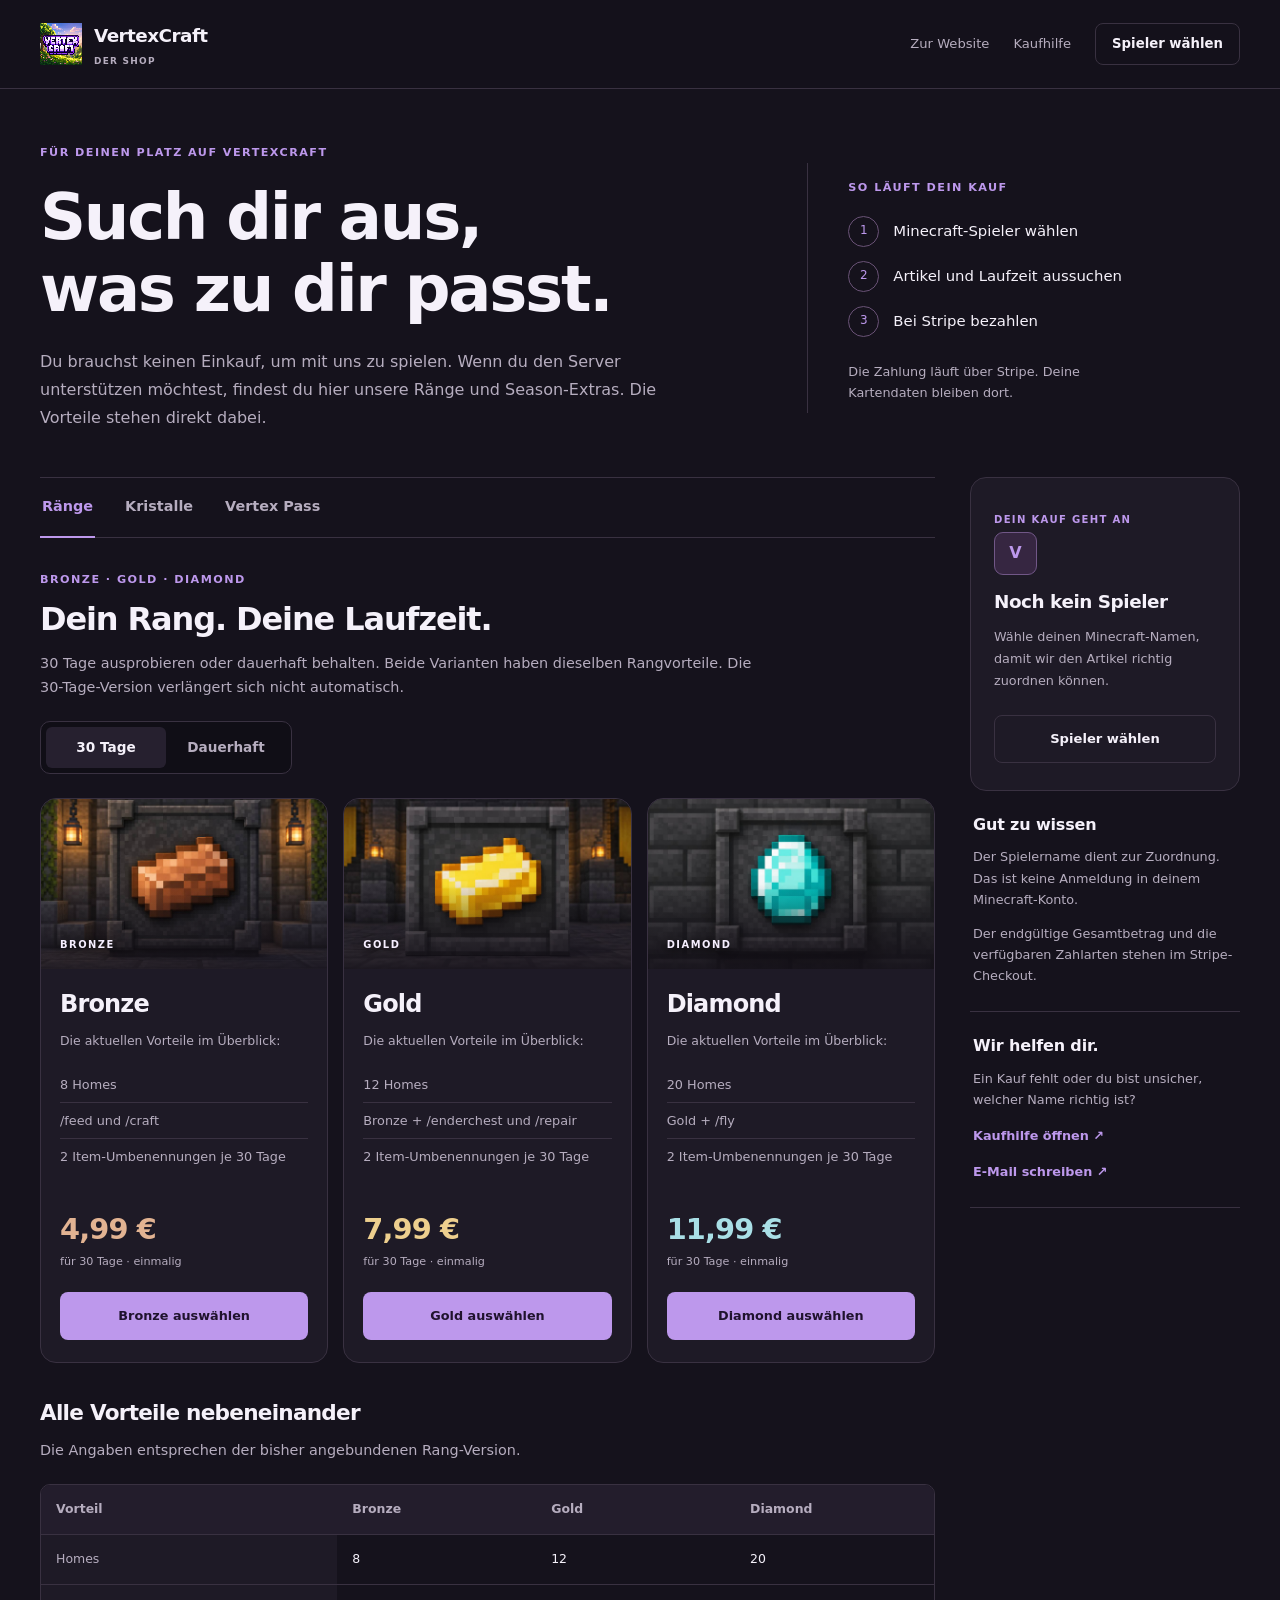
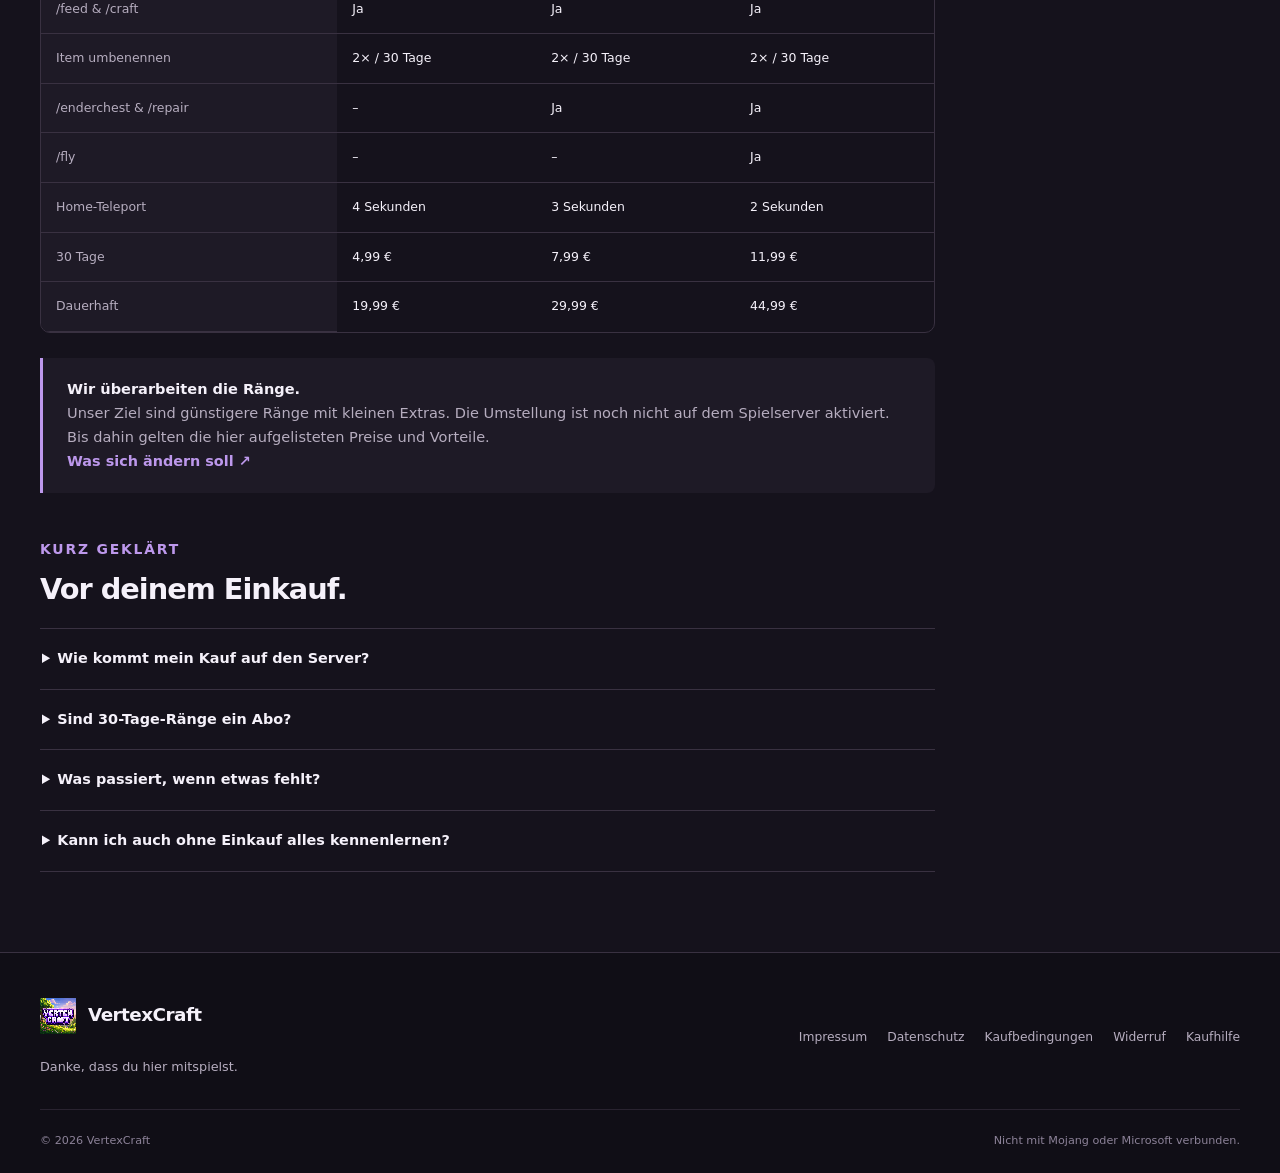
<file: index.html>
<!doctype html><html lang="de"><head><meta charset="utf-8"><meta name="viewport" content="width=device-width,initial-scale=1"><meta name="description" content="Der offizielle VertexCraft-Shop. Vergleiche Ränge, Laufzeiten und Preise. Bezahle über Stripe und wähle deinen Minecraft-Spielernamen."><meta name="theme-color" content="#15121c"><meta name="referrer" content="strict-origin-when-cross-origin"><meta http-equiv="Content-Security-Policy" content="default-src 'self'; base-uri 'none'; object-src 'none'; script-src 'self'; style-src 'self' 'unsafe-inline'; img-src 'self' data:; connect-src 'self' https://vertexcraft-api.vertexcrafts1.workers.dev; font-src 'self'; frame-src 'none'; form-action 'self'; upgrade-insecure-requests"><title>Der Shop · VertexCraft</title><link rel="icon" href="assets/logo.png"><link rel="stylesheet" href="vertex.css?v=20261002"><link rel="stylesheet" href="shop.css?v=20261002"></head><body><a class="skip-link" href="#main">Zum Inhalt</a><header class="site-header"><div class="container header-row"><a class="brand" href="https://web.play-vertex.com"><img src="assets/logo.png" alt="" width="42" height="42"><span>VertexCraft<small>DER SHOP</small></span></a><nav class="shop-nav" aria-label="Shop-Navigation"><a href="https://web.play-vertex.com">Zur Website</a><a href="hilfe.html">Kaufhilfe</a><button class="button secondary small" id="loginButton">Spieler wählen</button><button class="button secondary small" id="accountButton" hidden>Spieler wechseln</button></nav></div></header><main id="main"><section class="container shop-intro"><div><p class="eyebrow">FÜR DEINEN PLATZ AUF VERTEXCRAFT</p><h1>Such dir aus,<br>was zu dir passt.</h1><p class="lead">Du brauchst keinen Einkauf, um mit uns zu spielen. Wenn du den Server unterstützen möchtest, findest du hier unsere Ränge und Season-Extras. Die Vorteile stehen direkt dabei.</p></div><aside class="checkout-note"><span class="eyebrow">SO LÄUFT DEIN KAUF</span><ol><li>Minecraft-Spieler wählen</li><li>Artikel und Laufzeit aussuchen</li><li>Bei Stripe bezahlen</li></ol><p>Die Zahlung läuft über Stripe. Deine Kartendaten bleiben dort.</p></aside></section><div class="container return-notice notice" id="successBox" role="status" hidden></div><div class="container shop-layout"><section class="shop-content"><nav class="shop-tabs" aria-label="Shop-Kategorien"><a class="active" href="#ranks" data-tab="ranks" aria-current="true">Ränge</a><a href="#currency" data-tab="currency">Kristalle</a><a href="#battlepass" data-tab="battlepass">Vertex Pass</a></nav><section data-panel="ranks" id="ranks"><div class="shop-section-heading"><p class="eyebrow">BRONZE · GOLD · DIAMOND</p><h2>Dein Rang. Deine Laufzeit.</h2><p>30 Tage ausprobieren oder dauerhaft behalten. Beide Varianten haben dieselben Rangvorteile. Die 30-Tage-Version verlängert sich nicht automatisch.</p></div><div class="duration-control" aria-label="Laufzeit"><button data-duration="30d" class="active" aria-pressed="true">30 Tage</button><button data-duration="permanent" aria-pressed="false">Dauerhaft</button></div><div class="products"><article class="product rank-bronze"><div class="product-art"><img src="assets/rank-bronze.jpg" alt="" width="400" height="220" loading="lazy"><span>BRONZE</span></div><div class="product-body"><h3>Bronze</h3><p class="product-description">Die aktuellen Vorteile im Überblick:</p><ul class="product-features"><li>8 Homes</li><li>/feed und /craft</li><li>2 Item-Umbenennungen je 30 Tage</li></ul><div class="product-price"><strong data-rank-price="bronze" data-30d="4,99 €" data-permanent="19,99 €">4,99 €</strong><span data-rank-term>für 30 Tage · einmalig</span></div><button class="button buy-btn" data-rank="bronze" data-product="bronze-30d" data-url="https://buy.stripe.com/fZueV5dOtbp8eiUa9IdMI0k">Bronze auswählen</button></div></article><article class="product rank-gold"><div class="product-art"><img src="assets/rank-gold.jpg" alt="" width="400" height="220" loading="lazy"><span>GOLD</span></div><div class="product-body"><h3>Gold</h3><p class="product-description">Die aktuellen Vorteile im Überblick:</p><ul class="product-features"><li>12 Homes</li><li>Bronze + /enderchest und /repair</li><li>2 Item-Umbenennungen je 30 Tage</li></ul><div class="product-price"><strong data-rank-price="gold" data-30d="7,99 €" data-permanent="29,99 €">7,99 €</strong><span data-rank-term>für 30 Tage · einmalig</span></div><button class="button buy-btn" data-rank="gold" data-product="gold-30d" data-url="https://buy.stripe.com/5kQfZ98u978S1w81DcdMI0l">Gold auswählen</button></div></article><article class="product rank-diamond"><div class="product-art"><img src="assets/rank-diamond.jpg" alt="" width="400" height="220" loading="lazy"><span>DIAMOND</span></div><div class="product-body"><h3>Diamond</h3><p class="product-description">Die aktuellen Vorteile im Überblick:</p><ul class="product-features"><li>20 Homes</li><li>Gold + /fly</li><li>2 Item-Umbenennungen je 30 Tage</li></ul><div class="product-price"><strong data-rank-price="diamond" data-30d="11,99 €" data-permanent="44,99 €">11,99 €</strong><span data-rank-term>für 30 Tage · einmalig</span></div><button class="button buy-btn" data-rank="diamond" data-product="diamond-30d" data-url="https://buy.stripe.com/bJe9ALfWB0KucaMa9IdMI0m">Diamond auswählen</button></div></article></div><section class="rank-comparison"><div class="shop-section-heading"><h3>Alle Vorteile nebeneinander</h3><p>Die Angaben entsprechen der bisher angebundenen Rang-Version.</p></div><div class="table-wrap" tabindex="0" aria-label="Rangvorteile vergleichen"><table><caption class="sr-only">Aktuelle Rangvorteile</caption><thead><tr><th>Vorteil</th><th>Bronze</th><th>Gold</th><th>Diamond</th></tr></thead><tbody><tr><th>Homes</th><td>8</td><td>12</td><td>20</td></tr><tr><th>/feed & /craft</th><td>Ja</td><td>Ja</td><td>Ja</td></tr><tr><th>Item umbenennen</th><td>2× / 30 Tage</td><td>2× / 30 Tage</td><td>2× / 30 Tage</td></tr><tr><th>/enderchest & /repair</th><td>–</td><td>Ja</td><td>Ja</td></tr><tr><th>/fly</th><td>–</td><td>–</td><td>Ja</td></tr><tr><th>Home-Teleport</th><td>4 Sekunden</td><td>3 Sekunden</td><td>2 Sekunden</td></tr><tr><th>30 Tage</th><td>4,99 €</td><td>7,99 €</td><td>11,99 €</td></tr><tr><th>Dauerhaft</th><td>19,99 €</td><td>29,99 €</td><td>44,99 €</td></tr></tbody></table></div></section><aside class="notice"><strong>Wir überarbeiten die Ränge.</strong><p>Unser Ziel sind günstigere Ränge mit kleinen Extras. Die Umstellung ist noch nicht auf dem Spielserver aktiviert. Bis dahin gelten die hier aufgelisteten Preise und Vorteile.</p><a class="text-link" href="faire-raenge.html">Was sich ändern soll</a></aside></section><section data-panel="currency" id="currency" hidden><div class="shop-section-heading"><p class="eyebrow">UNSERE INGAME-WÄHRUNG</p><h2>Kristalle</h2><p>Mit Kristallen kannst du im /keyshop einkaufen. Dort sind derzeit auch Ränge, Home-Slots, BattlePass und Fly-/God-Potions erhältlich. Kristalle sind deshalb aktuell keine reine Cosmetic-Währung.</p></div><div class="products currency-products"><article class="product"><div class="product-art"><img src="assets/crystals-1000.jpg" alt="" width="400" height="220" loading="lazy"><span>1.000 KRISTALLE</span></div><div class="product-body"><h3>1.000 Kristalle</h3><p class="product-description">Vor dem Kauf kannst du dir die Angebote im /keyshop ansehen.</p><div class="product-price"><strong>3,49 €</strong><span>einmalig</span></div><button class="button buy-btn" data-product="crystals-1000" data-url="https://buy.stripe.com/bJe4grbGl3WG5Mo3LkdMI0f">Paket auswählen</button></div></article><article class="product"><div class="product-art"><img src="assets/crystals-2500.jpg" alt="" width="400" height="220" loading="lazy"><span>2.500 KRISTALLE</span></div><div class="product-body"><h3>2.500 Kristalle</h3><p class="product-description">Vor dem Kauf kannst du dir die Angebote im /keyshop ansehen.</p><div class="product-price"><strong>7,49 €</strong><span>einmalig</span></div><button class="button buy-btn" data-product="crystals-2500" data-url="https://buy.stripe.com/5kQ00b39P9h01w80z8dMI0g">Paket auswählen</button></div></article><article class="product"><div class="product-art"><img src="assets/crystals-5000.jpg" alt="" width="400" height="220" loading="lazy"><span>5.000 KRISTALLE</span></div><div class="product-body"><h3>5.000 Kristalle</h3><p class="product-description">Vor dem Kauf kannst du dir die Angebote im /keyshop ansehen.</p><div class="product-price"><strong>13,49 €</strong><span>einmalig</span></div><button class="button buy-btn" data-product="crystals-5000" data-url="https://buy.stripe.com/eVqbITbGl3WGeiU0z8dMI0h">Paket auswählen</button></div></article><article class="product"><div class="product-art"><img src="assets/crystals-10000.jpg" alt="" width="400" height="220" loading="lazy"><span>10.000 KRISTALLE</span></div><div class="product-body"><h3>10.000 Kristalle</h3><p class="product-description">Vor dem Kauf kannst du dir die Angebote im /keyshop ansehen.</p><div class="product-price"><strong>23,99 €</strong><span>einmalig</span></div><button class="button buy-btn" data-product="crystals-10000" data-url="https://buy.stripe.com/aFa4gr11Hctcgr2fu2dMI0i">Paket auswählen</button></div></article></div><div class="notice">Kristalle sind nur auf VertexCraft nutzbar. Sie können nicht in echtes Geld ausgezahlt werden.</div></section><section data-panel="battlepass" id="battlepass" hidden><div class="shop-section-heading"><p class="eyebrow">VERTEX PASS · SEASON 2</p><h2>Ein zweiter Belohnungspfad.</h2><p>Der kostenlose Pfad bleibt für alle zugänglich. Premium schaltet den zusätzlichen Pfad der Season frei. Beide haben 100 Level.</p></div><article class="pass-product"><img src="assets/shop-battlepass-fixed.jpg" alt="Minecraft-Illustration zum Vertex Pass" width="800" height="600" loading="lazy"><div><h3>Vertex Pass Premium</h3><p>Fortschritt sammelst du durch Quests im Spiel. Schau dir die konkreten Belohnungen vor dem Kauf im Pass-Menü an. Ausrüstung und Tools sind derzeit Teil des Passes.</p><ul class="feature-list"><li>Premium-Pfad mit 100 Leveln</li><li>Freischaltung für Season 2</li><li>Kein Rang und kein Abo</li></ul><div class="product-price"><strong>6,99 €</strong><span>einmalig · für diese Season</span></div><button class="button buy-btn" data-product="battlepass-premium" data-url="https://buy.stripe.com/bJe00b8u9bp8deQ5TsdMI0j">Premium auswählen</button><a class="text-link" href="https://web.play-vertex.com/battlepass.html">So funktioniert der Pass</a></div></article></section><section class="shop-faq"><div class="shop-section-heading"><p class="eyebrow">KURZ GEKLÄRT</p><h2>Vor deinem Einkauf.</h2></div><div class="faq"><details><summary>Wie kommt mein Kauf auf den Server?</summary><p>Wähle einen Spieler, der bereits einmal auf VertexCraft war. Trage im Stripe-Checkout denselben Namen ein, bei Bedrock inklusive Präfix. Nach bestätigter Zahlung liefert unser System den Artikel an diesen Namen aus.</p></details><details><summary>Sind 30-Tage-Ränge ein Abo?</summary><p>Nein. Du bezahlst einmalig für 30 Tage. Es gibt keine automatische Verlängerung und keine wiederkehrende Abbuchung.</p></details><details><summary>Was passiert, wenn etwas fehlt?</summary><p>Bitte kaufe den Artikel nicht ein zweites Mal. Kontaktiere uns mit Spielername und Bestell-ID per E-Mail oder Discord-Ticket. <a href="hilfe.html">Zur Kaufhilfe</a></p></details><details><summary>Kann ich auch ohne Einkauf alles kennenlernen?</summary><p>Du kannst kostenlos Survival spielen, Clans beitreten, im PvP trainieren, Quests machen und voten. Cosmetics, Pets und Plushies bekommst du auch über Vote-Punkte.</p></details></div></section></section><aside class="shop-sidebar"><section class="player-box"><span class="eyebrow">DEIN KAUF GEHT AN</span><div class="player-initial" aria-hidden="true">V</div><h2 id="profileName">Noch kein Spieler</h2><p id="profileHint">Wähle deinen Minecraft-Namen, damit wir den Artikel richtig zuordnen können.</p><button class="button secondary" id="sideLogin">Spieler wählen</button><button class="text-button forget-player" id="forgetPlayer" hidden>Spieler vergessen</button></section><section class="side-note"><h3>Gut zu wissen</h3><p>Der Spielername dient zur Zuordnung. Das ist keine Anmeldung in deinem Minecraft-Konto.</p><p>Der endgültige Gesamtbetrag und die verfügbaren Zahlarten stehen im Stripe-Checkout.</p></section><section class="side-note"><h3>Wir helfen dir.</h3><p>Ein Kauf fehlt oder du bist unsicher, welcher Name richtig ist?</p><a class="text-link" href="hilfe.html">Kaufhilfe öffnen</a><a class="text-link" href="mailto:vertexcrafts1@gmail.com">E-Mail schreiben</a></section></aside></div></main><footer class="site-footer"><div class="container shop-footer"><div><a class="brand" href="https://web.play-vertex.com"><img src="assets/logo.png" alt="" width="36" height="36"><span>VertexCraft</span></a><p>Danke, dass du hier mitspielst.</p></div><nav aria-label="Rechtliche Informationen"><a href="https://web.play-vertex.com/impressum.html">Impressum</a><a href="https://web.play-vertex.com/datenschutz.html">Datenschutz</a><a href="https://web.play-vertex.com/agb.html">Kaufbedingungen</a><a href="https://web.play-vertex.com/widerruf.html">Widerruf</a><a href="hilfe.html">Kaufhilfe</a></nav></div><div class="container footer-bottom"><span>© <span id="year">2026</span> VertexCraft</span><span>Nicht mit Mojang oder Microsoft verbunden.</span></div></footer><dialog id="loginModal" class="player-dialog" aria-labelledby="playerTitle"><form id="playerForm"><button type="button" class="dialog-close" id="loginCancel" aria-label="Schließen">×</button><p class="eyebrow">KAUF ZUORDNEN</p><h2 id="playerTitle">Für welchen Spieler?</h2><p>Gib den Namen so ein, wie er auf VertexCraft angezeigt wird. Der Spieler muss schon einmal auf dem Server gewesen sein.</p><label for="loginInput">Minecraft-Spielername</label><input id="loginInput" name="player" maxlength="32" autocomplete="off" autocapitalize="none" spellcheck="false" placeholder="Dein Spielername" required><p class="login-note">Bei Bedrock bitte das Präfix mit eingeben, zum Beispiel .Spielername. Trage im Stripe-Checkout denselben Namen ein.</p><p id="loginStatus" role="status" aria-live="polite"></p><button class="button" type="submit" id="loginSave">Spieler prüfen</button></form></dialog><dialog id="checkoutConfirm" class="confirm-dialog" aria-labelledby="confirmTitle"><p class="eyebrow">NOCH EINMAL PRÜFEN</p><h2 id="confirmTitle">Deine Auswahl.</h2><div class="confirm-summary"><div><span>Artikel</span><strong id="confirmProduct"></strong></div><div><span>Preis</span><strong id="confirmPrice"></strong></div><div><span>Spieler</span><strong id="confirmPlayer"></strong></div></div><p>Gib im Stripe-Checkout genau diesen Spielernamen ein. Bei Bedrock gehört das Präfix dazu. Der endgültige Gesamtbetrag steht bei Stripe.</p><p id="checkoutStatus" role="status"></p><div class="actions"><button class="button secondary" id="checkoutCancel">Zurück</button><button class="button" id="checkoutContinue">Zu Stripe</button></div></dialog><div class="toast" id="toast" role="status" aria-live="polite"></div><script src="checkout-core.js?v=20261002" defer></script><script src="shop-v3.js?v=20261002" defer></script></body></html>
</file>
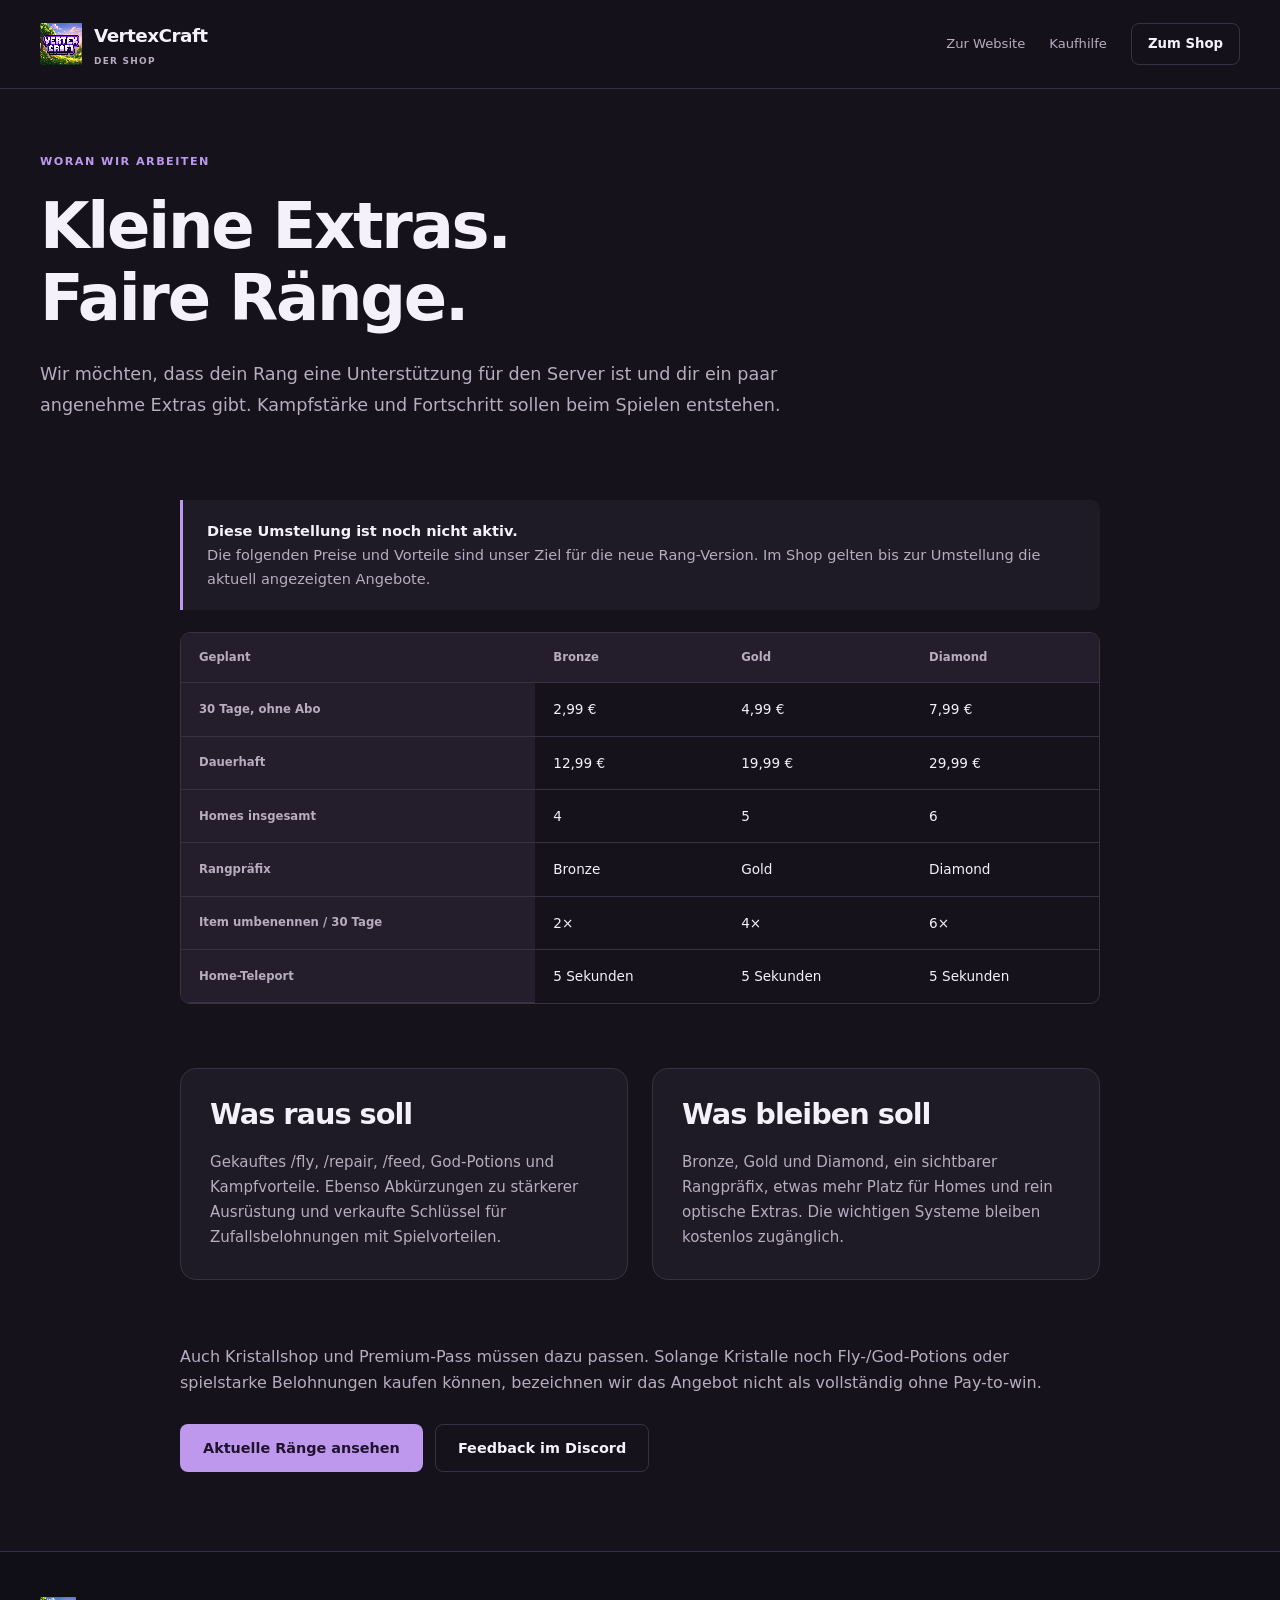
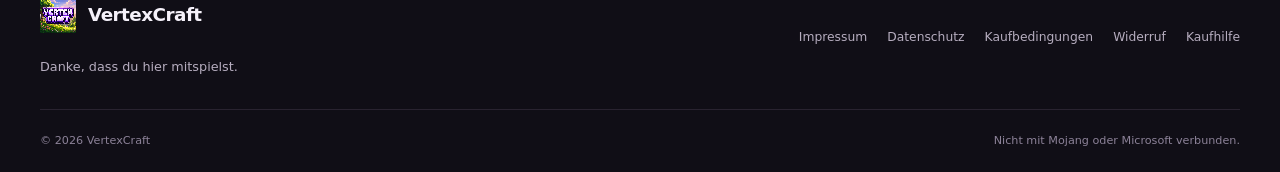
<file: faire-raenge.html>
<!doctype html><html lang="de"><head><meta charset="utf-8"><meta name="viewport" content="width=device-width,initial-scale=1"><meta name="description" content="Der offizielle VertexCraft-Shop. Vergleiche Ränge, Laufzeiten und Preise. Bezahle über Stripe und wähle deinen Minecraft-Spielernamen."><meta name="theme-color" content="#15121c"><meta name="referrer" content="strict-origin-when-cross-origin"><meta http-equiv="Content-Security-Policy" content="default-src 'self'; base-uri 'none'; object-src 'none'; script-src 'self'; style-src 'self' 'unsafe-inline'; img-src 'self' data:; connect-src 'self' https://vertexcraft-api.vertexcrafts1.workers.dev; font-src 'self'; frame-src 'none'; form-action 'self'; upgrade-insecure-requests"><title>Faire Ränge · VertexCraft</title><link rel="icon" href="assets/logo.png"><link rel="stylesheet" href="vertex.css?v=20261002"><link rel="stylesheet" href="shop.css?v=20261002"></head><body><a class="skip-link" href="#main">Zum Inhalt</a><header class="site-header"><div class="container header-row"><a class="brand" href="https://web.play-vertex.com"><img src="assets/logo.png" alt="" width="42" height="42"><span>VertexCraft<small>DER SHOP</small></span></a><nav class="shop-nav" aria-label="Shop-Navigation"><a href="https://web.play-vertex.com">Zur Website</a><a href="hilfe.html">Kaufhilfe</a><a class="button secondary small" href="index.html">Zum Shop</a></nav></div></header><main id="main"><section class="page-intro container"><p class="eyebrow">WORAN WIR ARBEITEN</p><h1>Kleine Extras.<br>Faire Ränge.</h1><p class="lead">Wir möchten, dass dein Rang eine Unterstützung für den Server ist und dir ein paar angenehme Extras gibt. Kampfstärke und Fortschritt sollen beim Spielen entstehen.</p></section><section class="section container reading-width"><div class="notice"><strong>Diese Umstellung ist noch nicht aktiv.</strong><p>Die folgenden Preise und Vorteile sind unser Ziel für die neue Rang-Version. Im Shop gelten bis zur Umstellung die aktuell angezeigten Angebote.</p></div><div class="table-wrap" tabindex="0" aria-label="Geplante Ränge"><table><thead><tr><th>Geplant</th><th>Bronze</th><th>Gold</th><th>Diamond</th></tr></thead><tbody><tr><th>30 Tage, ohne Abo</th><td>2,99 €</td><td>4,99 €</td><td>7,99 €</td></tr><tr><th>Dauerhaft</th><td>12,99 €</td><td>19,99 €</td><td>29,99 €</td></tr><tr><th>Homes insgesamt</th><td>4</td><td>5</td><td>6</td></tr><tr><th>Rangpräfix</th><td>Bronze</td><td>Gold</td><td>Diamond</td></tr><tr><th>Item umbenennen / 30 Tage</th><td>2×</td><td>4×</td><td>6×</td></tr><tr><th>Home-Teleport</th><td>5 Sekunden</td><td>5 Sekunden</td><td>5 Sekunden</td></tr></tbody></table></div><div class="two-columns section"><article class="card"><h2>Was raus soll</h2><p>Gekauftes /fly, /repair, /feed, God-Potions und Kampfvorteile. Ebenso Abkürzungen zu stärkerer Ausrüstung und verkaufte Schlüssel für Zufallsbelohnungen mit Spielvorteilen.</p></article><article class="card"><h2>Was bleiben soll</h2><p>Bronze, Gold und Diamond, ein sichtbarer Rangpräfix, etwas mehr Platz für Homes und rein optische Extras. Die wichtigen Systeme bleiben kostenlos zugänglich.</p></article></div><p class="muted">Auch Kristallshop und Premium-Pass müssen dazu passen. Solange Kristalle noch Fly-/God-Potions oder spielstarke Belohnungen kaufen können, bezeichnen wir das Angebot nicht als vollständig ohne Pay-to-win.</p><div class="actions"><a class="button" href="index.html#ranks">Aktuelle Ränge ansehen</a><a class="button secondary" href="https://discord.gg/gjDgG4X7yw">Feedback im Discord</a></div></section></main><footer class="site-footer"><div class="container shop-footer"><div><a class="brand" href="https://web.play-vertex.com"><img src="assets/logo.png" alt="" width="36" height="36"><span>VertexCraft</span></a><p>Danke, dass du hier mitspielst.</p></div><nav aria-label="Rechtliche Informationen"><a href="https://web.play-vertex.com/impressum.html">Impressum</a><a href="https://web.play-vertex.com/datenschutz.html">Datenschutz</a><a href="https://web.play-vertex.com/agb.html">Kaufbedingungen</a><a href="https://web.play-vertex.com/widerruf.html">Widerruf</a><a href="hilfe.html">Kaufhilfe</a></nav></div><div class="container footer-bottom"><span>© <span id="year">2026</span> VertexCraft</span><span>Nicht mit Mojang oder Microsoft verbunden.</span></div></footer><script src="page.js?v=20261002" defer></script></body></html>
</file>
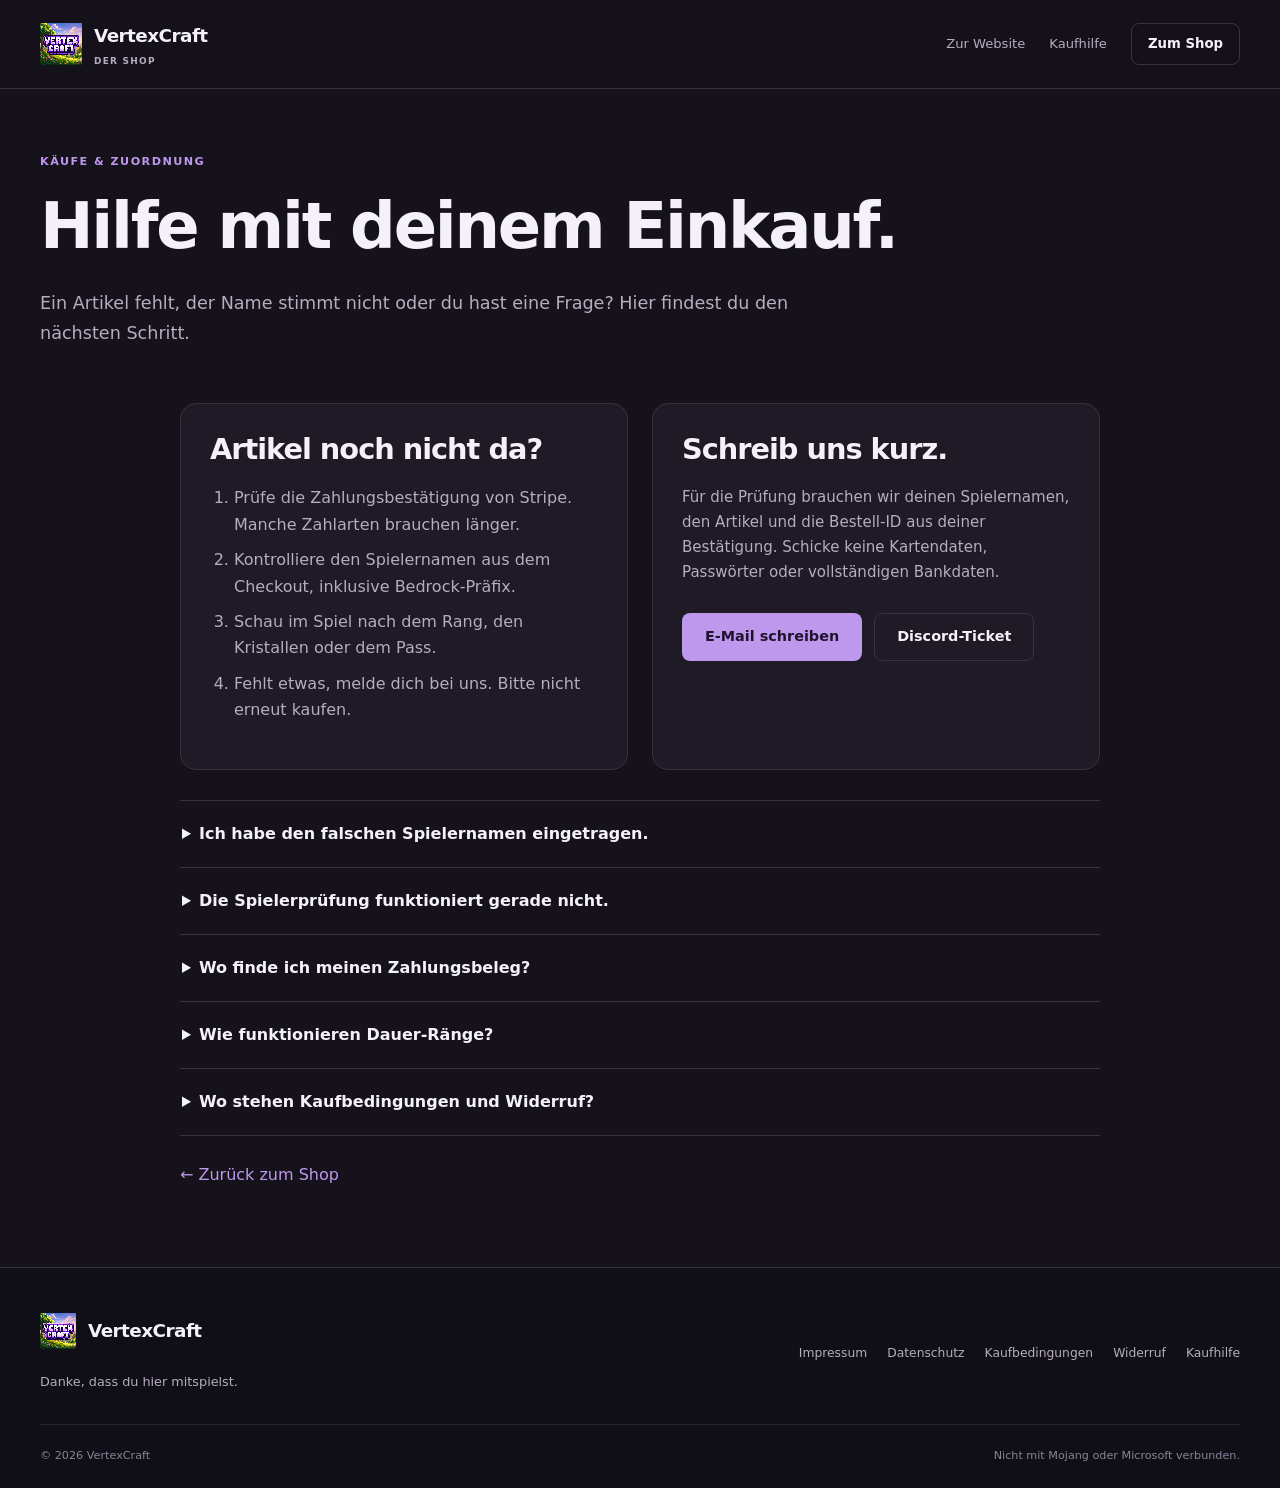
<file: hilfe.html>
<!doctype html><html lang="de"><head><meta charset="utf-8"><meta name="viewport" content="width=device-width,initial-scale=1"><meta name="description" content="Der offizielle VertexCraft-Shop. Vergleiche Ränge, Laufzeiten und Preise. Bezahle über Stripe und wähle deinen Minecraft-Spielernamen."><meta name="theme-color" content="#15121c"><meta name="referrer" content="strict-origin-when-cross-origin"><meta http-equiv="Content-Security-Policy" content="default-src 'self'; base-uri 'none'; object-src 'none'; script-src 'self'; style-src 'self' 'unsafe-inline'; img-src 'self' data:; connect-src 'self' https://vertexcraft-api.vertexcrafts1.workers.dev; font-src 'self'; frame-src 'none'; form-action 'self'; upgrade-insecure-requests"><title>Kaufhilfe · VertexCraft</title><link rel="icon" href="assets/logo.png"><link rel="stylesheet" href="vertex.css?v=20261002"><link rel="stylesheet" href="shop.css?v=20261002"></head><body><a class="skip-link" href="#main">Zum Inhalt</a><header class="site-header"><div class="container header-row"><a class="brand" href="https://web.play-vertex.com"><img src="assets/logo.png" alt="" width="42" height="42"><span>VertexCraft<small>DER SHOP</small></span></a><nav class="shop-nav" aria-label="Shop-Navigation"><a href="https://web.play-vertex.com">Zur Website</a><a href="hilfe.html">Kaufhilfe</a><a class="button secondary small" href="index.html">Zum Shop</a></nav></div></header><main id="main"><section class="page-intro container"><p class="eyebrow">KÄUFE & ZUORDNUNG</p><h1>Hilfe mit deinem Einkauf.</h1><p class="lead">Ein Artikel fehlt, der Name stimmt nicht oder du hast eine Frage? Hier findest du den nächsten Schritt.</p></section><section class="section container reading-width"><div class="two-columns"><article class="card"><h2>Artikel noch nicht da?</h2><ol class="steps"><li>Prüfe die Zahlungsbestätigung von Stripe. Manche Zahlarten brauchen länger.</li><li>Kontrolliere den Spielernamen aus dem Checkout, inklusive Bedrock-Präfix.</li><li>Schau im Spiel nach dem Rang, den Kristallen oder dem Pass.</li><li>Fehlt etwas, melde dich bei uns. Bitte nicht erneut kaufen.</li></ol></article><article class="card"><h2>Schreib uns kurz.</h2><p>Für die Prüfung brauchen wir deinen Spielernamen, den Artikel und die Bestell-ID aus deiner Bestätigung. Schicke keine Kartendaten, Passwörter oder vollständigen Bankdaten.</p><div class="actions"><a class="button" href="mailto:vertexcrafts1@gmail.com">E-Mail schreiben</a><a class="button secondary" href="https://discord.gg/gjDgG4X7yw">Discord-Ticket</a></div></article></div><div class="faq"><details><summary>Ich habe den falschen Spielernamen eingetragen.</summary><p>Kontaktiere uns mit der Bestell-ID und beiden Spielernamen. Wir prüfen, an wen der Artikel ausgeliefert wurde und wie wir dir helfen können.</p></details><details><summary>Die Spielerprüfung funktioniert gerade nicht.</summary><p>Prüfe zuerst, ob du mindestens einmal auf VertexCraft gespielt hast und der Name genau stimmt. Wenn die Prüfung danach weiter nicht erreichbar ist, warte kurz oder melde dich im Support.</p></details><details><summary>Wo finde ich meinen Zahlungsbeleg?</summary><p>Stripe sendet den Beleg an die beim Checkout angegebene E-Mail-Adresse. Prüfe auch den Spam-Ordner. Dein Spielername allein öffnet keine Bestellhistorie.</p></details><details><summary>Wie funktionieren Dauer-Ränge?</summary><p>Die dauerhafte Variante hat keinen 30-Tage-Ablauf. Beachte die Kaufbedingungen. Sie ist keine Garantie dafür, dass der Server für immer existiert.</p></details><details><summary>Wo stehen Kaufbedingungen und Widerruf?</summary><p>Du findest die <a class="text-link" href="https://web.play-vertex.com/agb.html">Kaufbedingungen</a> und die <a class="text-link" href="https://web.play-vertex.com/widerruf.html">Widerrufsinformationen</a> auf unserer Website.</p></details></div><a class="back-link" href="index.html">← Zurück zum Shop</a></section></main><footer class="site-footer"><div class="container shop-footer"><div><a class="brand" href="https://web.play-vertex.com"><img src="assets/logo.png" alt="" width="36" height="36"><span>VertexCraft</span></a><p>Danke, dass du hier mitspielst.</p></div><nav aria-label="Rechtliche Informationen"><a href="https://web.play-vertex.com/impressum.html">Impressum</a><a href="https://web.play-vertex.com/datenschutz.html">Datenschutz</a><a href="https://web.play-vertex.com/agb.html">Kaufbedingungen</a><a href="https://web.play-vertex.com/widerruf.html">Widerruf</a><a href="hilfe.html">Kaufhilfe</a></nav></div><div class="container footer-bottom"><span>© <span id="year">2026</span> VertexCraft</span><span>Nicht mit Mojang oder Microsoft verbunden.</span></div></footer><script src="page.js?v=20261002" defer></script></body></html>
</file>
<file: vertex.css>
:root{color-scheme:dark;--bg:#15121c;--surface:#1e1a26;--surface2:#26202f;--ink:#f5f1fa;--muted:#b6adbf;--line:#393141;--accent:#bd98ec;--green:#add7bc;--radius:16px;--font:Inter,ui-sans-serif,system-ui,-apple-system,BlinkMacSystemFont,"Segoe UI",sans-serif}
*{box-sizing:border-box}html{scroll-behavior:smooth;scroll-padding-top:100px}body{margin:0;background:var(--bg);color:var(--ink);font:16px/1.65 var(--font);-webkit-font-smoothing:antialiased}button,input,select,textarea{font:inherit}a{color:inherit;text-decoration:none}button{cursor:pointer}img{display:block;max-width:100%;height:auto}figure{margin:0}h1,h2,h3,p{margin:0}h1,h2,h3{line-height:1.12;letter-spacing:-.035em}h1{font-size:clamp(2.5rem,5vw,4.7rem);font-weight:750}h2{font-size:clamp(1.9rem,3vw,2.8rem);font-weight:700}h3{font-size:1.3rem;font-weight:650}p+p{margin-top:16px}strong{font-weight:650}ul,ol{padding-left:23px}li+li{margin-top:9px}code{background:var(--surface2);border:1px solid var(--line);border-radius:5px;padding:2px 6px;font-size:.9em}::selection{background:#775397;color:white}:focus-visible{outline:3px solid var(--accent);outline-offset:5px}[hidden]{display:none!important}.container{width:min(1200px,calc(100% - 64px));margin-inline:auto}.section{padding-block:64px}.reading-width{max-width:920px}.muted{color:var(--muted)}.eyebrow{font-size:.7rem;line-height:1.6;font-weight:750;letter-spacing:.13em;color:var(--accent);margin-bottom:20px}.lead{font-size:1.1rem;line-height:1.75;color:var(--muted);max-width:660px}.actions{display:flex;gap:12px;flex-wrap:wrap;align-items:center;margin-top:28px}.button{display:inline-flex;justify-content:center;align-items:center;gap:16px;min-height:48px;padding:12px 22px;border:1px solid transparent;border-radius:8px;background:var(--accent);color:#20132e;font-size:.9rem;font-weight:700;line-height:1.35;transition:background .15s,transform .15s}.button:hover{background:#d1b3f4;transform:translateY(-1px)}.button.secondary{border-color:var(--line);background:transparent;color:var(--ink)}.button.secondary:hover{background:var(--surface2)}.button.small{min-height:42px;padding:9px 16px;font-size:.83rem}.button:disabled{opacity:.65;cursor:wait;transform:none}.button span{font-size:.7rem;font-weight:600;opacity:.7;border-left:1px solid currentColor;padding-left:14px}.text-link,.text-button{color:var(--accent);font-weight:600;font-size:.9rem}.text-link:hover{text-decoration:underline;text-underline-offset:4px}.text-link::after{content:" ↗"}.text-button{padding:0;border:0;background:none;text-align:left}.skip-link{position:fixed;z-index:1000;top:8px;left:12px;transform:translateY(-150%);padding:12px 20px;background:var(--ink);color:var(--bg);border-radius:8px}.skip-link:focus{transform:none}.sr-only{position:absolute;width:1px;height:1px;margin:-1px;overflow:hidden;clip:rect(0,0,0,0);white-space:nowrap;border:0}
.site-header{position:sticky;top:0;z-index:30;background:#15121cf5;border-bottom:1px solid var(--line);backdrop-filter:blur(12px)}.header-row{display:flex;align-items:center;justify-content:space-between;gap:24px;min-height:88px}.brand{display:inline-flex;align-items:center;gap:12px;font-size:1.15rem;font-weight:750;letter-spacing:-.03em;white-space:nowrap}.brand img{image-rendering:pixelated}.nav{display:flex;align-items:center;gap:25px;font-size:.82rem;font-weight:550}.nav>a:not(.button){padding:10px 0;color:var(--muted)}.nav>a:hover,.nav>a[aria-current="page"]{color:var(--ink)}.nav .nav-shop{border-left:1px solid var(--line);padding-left:24px!important;color:var(--accent)!important}.menu-button{display:none;color:var(--ink);background:var(--surface);border:1px solid var(--line);border-radius:8px;padding:10px 15px}.season-strip{border-bottom:1px solid var(--line);background:#22192d;font-size:.8rem}.season-strip .container{display:flex;align-items:center;justify-content:space-between;gap:14px;padding-block:11px}.season-strip span{color:#dac6f2}.season-strip a{color:var(--muted)}.season-strip a:hover{color:white}
.home-hero{display:grid;grid-template-columns:1.08fr 1fr;gap:54px;align-items:center;padding-block:58px 52px}.hero-copy h1 span{color:var(--accent)}.hero-copy .lead{margin-top:25px;max-width:530px;font-size:1.04rem}.hero-note{font-size:.78rem;color:var(--muted);margin-top:15px}.hero-image{height:480px;position:relative;border:1px solid var(--line);border-radius:var(--radius);overflow:hidden;background:var(--surface)}.hero-image img{width:100%;height:100%;object-fit:cover;object-position:54% center}.hero-image::after{content:"";position:absolute;inset:40% 0 0;background:linear-gradient(transparent,#15121cdb)}.hero-image figcaption{position:absolute;z-index:1;bottom:29px;left:30px;font-size:1.25rem;line-height:1.45;font-weight:600;letter-spacing:-.025em;text-shadow:0 2px 20px #000}.hero-image figcaption span{display:block;letter-spacing:.16em;font-size:.65rem;color:#d1c6db;margin-bottom:10px}.home-shortcuts{display:grid;grid-template-columns:repeat(3,1fr);border-block:1px solid var(--line)}.home-shortcuts a{padding:23px 26px;border-right:1px solid var(--line);transition:background .15s}.home-shortcuts a:first-child{padding-left:0}.home-shortcuts a:last-child{border:0}.home-shortcuts a:hover{background:var(--surface)}.home-shortcuts span{display:block;font-size:.73rem;color:var(--muted);margin-bottom:4px}.home-shortcuts strong{font-size:.95rem}.section-heading{display:flex;justify-content:space-between;align-items:end;gap:40px;margin-bottom:30px}.section-heading p:not(.eyebrow){max-width:410px;color:var(--muted);font-size:.95rem}.cards{display:grid;grid-template-columns:repeat(3,1fr);gap:18px}.card{padding:29px;background:var(--surface);border:1px solid var(--line);border-radius:var(--radius)}.card-index{display:block;color:var(--accent);font-size:.75rem;font-weight:600;margin-bottom:34px}.card h3{margin-bottom:14px}.card p{color:var(--muted);font-size:.94rem}.card>.text-link{display:inline-block;margin-top:25px}.owner-note{padding:42px 48px;border-left:3px solid var(--accent);background:#21192b;border-radius:0 var(--radius) var(--radius) 0;margin-block:12px 10px}.owner-note h2{margin-bottom:23px;font-size:2.3rem}.owner-note>p:not(.eyebrow){max-width:760px;color:var(--muted)}.note-signoff{display:flex;gap:25px;align-items:center;margin-top:28px;font-size:.86rem}.join-callout{display:flex;align-items:center;justify-content:space-between;gap:38px;border-top:1px solid var(--line);padding-block:38px}.join-callout h2{font-size:2rem}.join-callout p:not(.eyebrow){color:var(--muted);margin-top:14px}.join-callout .actions{margin:0}
.page-intro{padding-block:64px 22px}.page-intro h1{font-size:clamp(2.5rem,5vw,4rem);max-width:940px}.page-intro .lead{margin-top:25px;max-width:750px}.page-intro+.section{padding-top:32px}.two-columns{display:grid;grid-template-columns:1fr 1fr;gap:24px}.two-columns h2{font-size:1.8rem;margin-bottom:20px}.steps{padding-left:24px;color:var(--muted)}.steps strong{color:var(--ink)}.notice{border-left:3px solid var(--accent);padding:19px 24px;margin-top:25px;background:var(--surface);border-radius:0 8px 8px 0;color:var(--muted);font-size:.91rem}.notice strong{color:var(--ink)}.anchor-links{display:flex;flex-wrap:wrap;gap:12px;margin-bottom:42px}.anchor-links a{border:1px solid var(--line);padding:9px 17px;border-radius:8px;font-size:.86rem;color:var(--muted)}.anchor-links a:hover{color:var(--ink);background:var(--surface)}.split-section{display:grid;grid-template-columns:.75fr 1.25fr;gap:50px;padding:35px 0;border-top:1px solid var(--line)}.split-section h2{font-size:1.85rem}.split-section p{color:var(--muted)}.command-row{display:flex;gap:9px;flex-wrap:wrap;margin-top:22px}.pvp-feature{display:grid;grid-template-columns:1.15fr .85fr;gap:40px;align-items:center;padding:35px;border:1px solid var(--line);background:var(--surface);border-radius:var(--radius);margin-bottom:28px}.pvp-feature h2{margin-bottom:20px}.pvp-feature p{color:var(--muted)}.pvp-score-example{display:flex;flex-direction:column;align-items:center;gap:15px;padding:35px;background:var(--bg);border-radius:10px}.pvp-score-example strong{font-size:4rem;color:var(--accent);line-height:1}.pvp-score-example span{color:var(--muted);font-size:.85rem}.reward-places{display:flex;gap:15px;flex-wrap:wrap;margin-top:26px}.reward-places>div{flex:1;min-width:170px;padding:22px;border:1px solid var(--line);border-radius:12px;background:var(--surface)}.reward-places span{display:block;color:var(--muted);font-size:.83rem}.reward-places strong{display:block;margin-top:7px;color:var(--accent)}.pass-overview{display:grid;grid-template-columns:1fr 1fr;gap:20px}.pass-number{font-size:4.7rem;line-height:1;font-weight:700;color:var(--accent);display:block;margin-bottom:20px}.premium-card{background:#271e32;border-color:#66507d}.feature-list{color:var(--muted);padding-left:20px}.feature-list strong{color:var(--ink)}.faq{border-top:1px solid var(--line);margin-top:30px}.faq details{border-bottom:1px solid var(--line);padding:21px 2px}.faq summary{cursor:pointer;font-weight:600;line-height:1.5}.faq details p{margin-top:15px;color:var(--muted);font-size:.95rem;max-width:790px}.faq details[open] summary{color:var(--accent)}.launch-panel{background:var(--surface);border:1px solid var(--line);border-radius:var(--radius);padding:36px}.launch-panel h2{margin-bottom:22px}.launch-panel p{color:var(--muted)}.launch-panel time{color:var(--accent);font-size:1.1rem}.rules-grid{display:grid;grid-template-columns:1fr 1fr;gap:18px}.rules-grid h2{font-size:1.35rem}.rules-grid p{margin-top:15px}.legal-content{padding-block:20px 64px}.legal-card{padding:32px;background:var(--surface);border:1px solid var(--line);border-radius:var(--radius);margin-top:20px;overflow-wrap:anywhere}.legal-card h2{font-size:1.4rem;margin-block:24px 15px}.legal-card h2:first-child{margin-top:0}.legal-card h3{margin-block:22px 13px}.legal-card p,.legal-card li{color:var(--muted);font-size:.95rem}.legal-card a,.legal-content p a{color:var(--accent);text-decoration:underline;text-underline-offset:3px}.legal-intro{color:var(--muted)}.back-link{display:inline-block;margin-top:26px;color:var(--accent)}
.stats-surface{margin-block:30px 65px}.search{display:flex;gap:12px;max-width:620px}.search input{flex:1;min-width:0;background:var(--surface);border:1px solid var(--line);border-radius:8px;padding:12px 15px;color:var(--ink)}.tabs{display:flex;gap:8px;flex-wrap:wrap;margin-block:24px}.tabs button{padding:10px 17px;border:1px solid var(--line);border-radius:8px;background:transparent;color:var(--muted);font-size:.85rem}.tabs button.active{background:var(--accent);color:#20132e;border-color:var(--accent)}.stats-meta{display:flex;justify-content:space-between;gap:20px;padding:19px 0;font-size:.85rem;color:var(--muted)}.stats-meta>div{text-align:right}.stats-meta small{display:block}.board-shell{padding:26px;background:var(--surface);border:1px solid var(--line);border-radius:var(--radius)}.board-head{display:flex;justify-content:space-between;gap:18px;align-items:center;margin-bottom:25px}.board-head h2{font-size:1.5rem}.podium{display:grid;grid-template-columns:repeat(3,1fr);gap:15px}.podium-card{position:relative;padding:25px;color:var(--ink);background:var(--bg);border:1px solid var(--line);border-radius:12px;text-align:left;width:100%}.podium-card:hover{border-color:var(--accent)}.podium-card.first{border-color:#795b94}.podium-card h3{margin-top:14px;font-size:1.1rem;overflow-wrap:anywhere}.podium-card p{color:var(--muted);font-size:.8rem}.podium-card b{display:block;color:var(--accent);margin-top:12px;font-size:1rem}.place{position:absolute;right:18px;top:17px;font-size:.85rem;color:var(--muted)}.avatar,.mini-avatar{display:inline-flex;align-items:center;justify-content:center;background:#44334f;color:#dbc3f6;border:1px solid #655071;border-radius:7px;font-weight:700}.avatar{width:44px;height:44px}.mini-avatar{width:30px;height:30px;font-size:.8rem;margin-right:10px;flex-shrink:0}.table-wrap{width:100%;overflow:auto;margin-top:22px;border:1px solid var(--line);border-radius:10px}table{width:100%;border-collapse:collapse;text-align:left;white-space:nowrap;font-size:.85rem}th,td{padding:15px 18px;border-bottom:1px solid var(--line)}th{font-size:.73rem;color:var(--muted);font-weight:600;background:#231d2c}tr:last-child td{border-bottom:0}.row-player{display:inline-flex;align-items:center;background:none;border:0;padding:4px 0;color:var(--ink);font-size:.9rem}.row-player:hover{color:var(--accent)}.rank,.offline{color:var(--muted)}.online{color:var(--green)}.loading{text-align:center;padding:35px;color:var(--muted);white-space:normal}.profile-stage{margin-top:25px;scroll-margin-top:110px}.profile-grid{display:grid;grid-template-columns:repeat(3,1fr);gap:20px}.profile-grid span{display:block;color:var(--muted);font-size:.75rem;margin-bottom:4px}.profile-grid strong{font-size:1rem}.stats-surface>.muted{margin-top:25px;font-size:.86rem}
.site-footer{margin-top:15px;padding-top:45px;background:#100e16;border-top:1px solid var(--line)}.footer-grid{display:grid;grid-template-columns:1.6fr 1fr 1fr 1fr;gap:42px;padding-bottom:42px}.footer-grid>div{display:flex;flex-direction:column;align-items:flex-start}.footer-grid .brand{font-size:1rem}.footer-grid p{color:var(--muted);font-size:.83rem;margin-block:17px}.footer-grid h2{font-size:.83rem;font-weight:650;letter-spacing:0;margin-bottom:16px}.footer-grid>div>a:not(.brand){display:block;font-size:.8rem;color:var(--muted);margin-bottom:8px}.footer-grid>div>a:hover{color:var(--ink)}.footer-bottom{display:flex;justify-content:space-between;gap:20px;border-top:1px solid #292330;padding-block:22px;color:#8c8298;font-size:.7rem}.toast{position:fixed;z-index:100;bottom:24px;left:50%;transform:translate(-50%,20px);padding:12px 20px;border:1px solid #7b608f;border-radius:10px;background:#2d2238;color:var(--ink);font-size:.88rem;opacity:0;pointer-events:none;transition:opacity .15s,transform .15s;max-width:calc(100% - 32px);text-align:center}.toast.show{opacity:1;transform:translate(-50%,0)}
@media(min-width:1400px){.home-hero{gap:64px}.hero-copy h1{font-size:4.6rem}}@media(max-width:1050px){.nav{gap:16px}.nav .nav-shop{padding-left:16px!important}.home-hero{gap:30px}.hero-image{height:450px}.home-hero h1{font-size:3.4rem}.cards{grid-template-columns:repeat(2,1fr)}.footer-grid{gap:28px}.button{padding-inline:17px}.join-callout{align-items:start}.join-callout .actions{flex-direction:column;align-items:stretch}}
@media(max-width:900px){.container{width:calc(100% - 40px)}.header-row{min-height:76px}.menu-button{display:block}.nav{display:none;position:absolute;inset:76px 0 auto;background:var(--bg);padding:20px;box-shadow:0 25px 35px #0005;border-bottom:1px solid var(--line);flex-direction:column;align-items:stretch;gap:6px}.nav.open{display:flex}.nav>a:not(.button){padding:12px!important;border:0!important}.home-hero{grid-template-columns:1fr 1fr;gap:24px;padding-block:40px}.home-hero h1{font-size:2.85rem}.hero-copy .lead{font-size:.95rem}.hero-image{height:450px}.hero-image figcaption{font-size:1rem;left:23px}.hero-copy .actions{gap:10px;flex-direction:column;align-items:stretch}.section-heading{gap:28px}.section-heading p:not(.eyebrow){max-width:330px}.footer-grid{grid-template-columns:1.4fr 1fr;gap:35px}.split-section{gap:30px}.pvp-feature{gap:28px;padding:28px}.join-callout .actions{min-width:220px}}
@media(max-width:640px){.container{width:calc(100% - 32px)}.section{padding-block:42px}h1{font-size:2.6rem}h2{font-size:1.9rem}.eyebrow{font-size:.65rem;margin-bottom:16px}.home-hero{grid-template-columns:1fr;padding-block:32px;gap:28px}.home-hero h1{font-size:clamp(2.6rem,10vw,3.5rem)}.hero-copy .lead{font-size:1rem}.hero-copy .actions{align-items:stretch}.hero-image{height:320px}.hero-image figcaption{bottom:23px;font-size:1.1rem}.home-shortcuts{grid-template-columns:1fr}.home-shortcuts a{padding:18px 0;border-right:0;border-bottom:1px solid var(--line)}.home-shortcuts a:last-child{border-bottom:0}.section-heading{display:block}.section-heading p:not(.eyebrow){margin-top:20px;max-width:none}.cards{grid-template-columns:1fr;gap:14px}.card{padding:24px}.card-index{margin-bottom:23px}.owner-note{padding:29px 26px}.owner-note h2{font-size:1.9rem}.note-signoff{flex-direction:column;align-items:start;gap:12px}.join-callout{flex-direction:column;padding-block:20px;gap:24px}.join-callout .actions{width:100%;min-width:0}.page-intro{padding-block:38px 20px}.page-intro h1{font-size:2.6rem}.page-intro .lead{font-size:1rem;margin-top:20px}.two-columns,.pass-overview,.rules-grid,.split-section,.pvp-feature{grid-template-columns:1fr}.split-section{gap:22px}.two-columns{gap:15px}.pvp-feature{padding:24px}.pvp-score-example{padding:26px}.pvp-score-example strong{font-size:3rem}.pass-number{font-size:3.7rem}.launch-panel,.legal-card{padding:25px}.notice{padding:17px 20px}.footer-grid{grid-template-columns:1fr 1fr;gap:30px 20px}.footer-grid>div:first-child{grid-column:1/-1}.footer-grid .brand{font-size:1.15rem}.footer-bottom{flex-direction:column;gap:7px}.stats-meta{flex-wrap:wrap;gap:9px}.stats-meta>div{text-align:left;flex-basis:100%}.board-shell{padding:17px}.board-head h2{font-size:1.25rem}.podium{grid-template-columns:1fr}.podium-card{padding:18px}.podium-card h3{display:inline;margin-left:12px}.podium-card p{margin-top:12px}.podium-card b{margin-top:5px}.profile-grid{grid-template-columns:1fr 1fr}.table-wrap{margin-top:18px}.season-strip{font-size:.73rem}.season-strip a{white-space:nowrap}.search{gap:8px}.search .button{padding-inline:14px}.tabs button{padding:9px 14px;font-size:.8rem}}
@media(prefers-reduced-motion:reduce){html{scroll-behavior:auto}*,*::before,*::after{transition:none!important;animation:none!important}.button:hover{transform:none}}
</file>
<file: shop.css>
.brand small{display:block;color:var(--muted);font-size:.56rem;letter-spacing:.14em;line-height:1.2;margin-top:5px}.shop-nav{display:flex;align-items:center;gap:24px;font-size:.82rem}.shop-nav>a{color:var(--muted)}.shop-nav>a:hover{color:var(--ink)}.shop-intro{display:grid;grid-template-columns:1.6fr 1fr;gap:75px;align-items:center;padding-block:55px 45px}.shop-intro h1{font-size:clamp(2.8rem,5vw,4rem)}.shop-intro .lead{max-width:620px;margin-top:23px;font-size:1rem}.checkout-note{border-left:1px solid var(--line);padding:10px 0 10px 40px}.checkout-note .eyebrow{margin-bottom:20px}.checkout-note ol{padding:0;list-style:none;counter-reset:step;display:grid;gap:14px}.checkout-note li{display:flex;align-items:center;gap:14px;counter-increment:step;font-size:.93rem;margin:0}.checkout-note li::before{content:counter(step);display:flex;align-items:center;justify-content:center;width:29px;height:29px;border:1px solid #695276;border-radius:50%;color:var(--accent);font-size:.75rem}.checkout-note p{color:var(--muted);font-size:.8rem;margin-top:24px;max-width:300px}.shop-layout{display:grid;grid-template-columns:minmax(0,1fr) 270px;gap:35px;padding-bottom:65px}.shop-content{min-width:0}.shop-tabs{display:flex;gap:28px;align-items:center;border-block:1px solid var(--line);margin-bottom:33px}.shop-tabs a{display:inline-block;padding:17px 2px;font-size:.9rem;font-weight:600;color:var(--muted);border-bottom:2px solid transparent;margin-bottom:-1px}.shop-tabs a.active{color:var(--accent);border-color:var(--accent)}.shop-tabs a:hover{color:var(--ink)}.shop-section-heading{margin-block:22px}.shop-section-heading .eyebrow{margin-bottom:13px}.shop-section-heading h2{font-size:2rem}.shop-section-heading h3{font-size:1.35rem}.shop-section-heading p:not(.eyebrow){margin-top:14px;font-size:.9rem;color:var(--muted);max-width:720px}.duration-control{display:inline-flex;padding:5px;background:#100e16;border:1px solid var(--line);border-radius:10px;margin-bottom:24px}.duration-control button{background:transparent;color:var(--muted);border:0;border-radius:6px;min-width:120px;padding:9px 20px;font-weight:600;font-size:.85rem}.duration-control button.active{background:var(--surface2);color:var(--ink)}.products{display:grid;grid-template-columns:repeat(3,1fr);gap:15px}.product{display:flex;flex-direction:column;overflow:hidden;border:1px solid var(--line);background:var(--surface);border-radius:var(--radius)}.product-art{position:relative;height:170px;background:#22172c;overflow:hidden}.product-art img{width:100%;height:100%;object-fit:cover;object-position:center}.product-art::after{content:"";position:absolute;inset:50% 0 0;background:linear-gradient(transparent,#141019ce)}.product-art>span{position:absolute;z-index:1;bottom:15px;left:19px;font-size:.62rem;letter-spacing:.15em;font-weight:750;color:#f6efff;text-shadow:0 2px 10px #000}.product-body{padding:22px 19px;display:flex;flex:1;flex-direction:column}.product-body h3{font-size:1.5rem}.product-description{font-size:.78rem;line-height:1.55;color:var(--muted);margin-top:13px}.product-features{padding:0;list-style:none;color:var(--muted);font-size:.8rem;margin-block:17px 22px}.product-features li{padding:8px 0;border-bottom:1px solid var(--line);line-height:1.5;margin:0}.product-features li:last-child{border:0}.product-price{margin-top:auto;padding-top:15px}.product-price strong{display:block;font-size:1.8rem;font-weight:700;line-height:1.2;letter-spacing:-.03em}.product-price>span{display:block;font-size:.7rem;color:var(--muted);margin-top:7px}.product .buy-btn{width:100%;padding:12px 7px;font-size:.8rem;margin-top:20px}.rank-bronze .product-price strong{color:#e2b392}.rank-gold .product-price strong{color:#edcf8e}.rank-diamond .product-price strong{color:#a9dfe6}.rank-comparison{margin-top:38px}.rank-comparison .table-wrap{margin-top:17px}.rank-comparison th,.rank-comparison td{padding:14px 15px;font-size:.78rem}.rank-comparison tbody th{font-weight:500;background:var(--surface);color:var(--muted)}.shop-sidebar{padding-top:0;align-self:start;position:sticky;top:115px}.player-box{padding:27px 23px;border:1px solid var(--line);border-radius:var(--radius);background:var(--surface)}.player-box .eyebrow{font-size:.63rem}.player-initial{width:43px;height:43px;border:1px solid #715787;border-radius:9px;background:#362641;display:flex;align-items:center;justify-content:center;color:var(--accent);font-weight:700;margin-bottom:17px}.player-box h2{font-size:1.15rem;letter-spacing:-.025em;overflow-wrap:anywhere}.player-box p{color:var(--muted);font-size:.8rem;margin-top:14px;line-height:1.7}.player-box .button{width:100%;margin-top:23px;font-size:.82rem}.side-note{padding:25px 3px;border-bottom:1px solid var(--line)}.side-note h3{font-size:1rem;letter-spacing:-.01em}.side-note p{font-size:.8rem;color:var(--muted);margin-top:13px}.side-note .text-link{display:block;margin-top:15px;font-size:.8rem}.shop-faq{margin-top:45px}.shop-faq h2{font-size:1.8rem}.shop-faq .faq{margin-top:23px}.shop-faq summary{font-size:.9rem}.shop-faq .faq details{padding-block:19px}.shop-faq p{font-size:.87rem}.shop-faq p a{color:var(--accent);text-decoration:underline}.currency-products{grid-template-columns:repeat(2,1fr)}.currency-products .product-art{height:195px}.currency-products .product-body h3{font-size:1.25rem}.currency-products .product-price{padding-top:25px}.pass-product{background:var(--surface);border:1px solid var(--line);border-radius:var(--radius);overflow:hidden}.pass-product>img{width:100%;height:260px;object-fit:cover}.pass-product>div{padding:30px}.pass-product h3{font-size:1.8rem}.pass-product p{font-size:.92rem;color:var(--muted);margin-top:18px}.pass-product .product-price{margin-block:24px}.pass-product .text-link{display:block;margin-top:23px}.pass-product .feature-list{font-size:.9rem}.return-notice{margin-block:0 28px}.shop-footer{display:flex;justify-content:space-between;gap:35px;padding-bottom:32px}.shop-footer p{font-size:.8rem;color:var(--muted);margin-top:14px}.shop-footer nav{display:flex;flex-wrap:wrap;gap:20px;align-items:center;font-size:.77rem;color:var(--muted)}.shop-footer nav a:hover{color:var(--ink)}
.player-dialog,.confirm-dialog{width:min(480px,calc(100% - 32px));padding:35px;background:var(--surface);color:var(--ink);border:1px solid #665277;border-radius:18px;box-shadow:0 30px 120px #0009}.player-dialog::backdrop,.confirm-dialog::backdrop{background:#0a0719b8;backdrop-filter:blur(5px)}.dialog-close{position:absolute;right:17px;top:10px;background:none;color:var(--muted);border:0;font-size:1.8rem;width:36px;height:42px}.player-dialog h2,.confirm-dialog h2{font-size:1.9rem;margin-block:0 21px}.player-dialog p:not(.eyebrow),.confirm-dialog p:not(.eyebrow){color:var(--muted);font-size:.88rem}.player-dialog label{display:block;font-size:.82rem;font-weight:600;margin-top:27px;margin-bottom:9px}.player-dialog input{width:100%;min-height:48px;background:var(--bg);border:1px solid var(--line);border-radius:8px;color:var(--ink);padding:11px 14px}.player-dialog .login-note{font-size:.75rem!important;margin-top:12px}.player-dialog .button{width:100%;margin-top:17px}.player-dialog #loginStatus{min-height:25px;margin-top:15px;color:#edbcad}.player-dialog #loginStatus.verified{color:var(--green)}.confirm-summary{padding:19px;background:var(--bg);border:1px solid var(--line);border-radius:10px;margin-block:22px;display:grid;gap:13px}.confirm-summary>div{display:flex;justify-content:space-between;gap:20px;font-size:.83rem}.confirm-summary span{color:var(--muted)}.confirm-summary strong{overflow-wrap:anywhere;text-align:right}.confirm-dialog .actions{margin-top:20px}.confirm-dialog .actions .button{flex:1}.confirm-dialog [role="status"]{color:#edbcad!important;margin-top:18px}
@media(max-width:1080px){.shop-layout{grid-template-columns:minmax(0,1fr) 245px;gap:24px}.shop-intro{gap:40px}.product-body{padding:20px 16px}.product-body h3{font-size:1.3rem}.product-art{height:145px}.product-price strong{font-size:1.6rem}.product .buy-btn{font-size:.75rem}.product-features{font-size:.75rem}}@media(max-width:900px){.shop-layout{grid-template-columns:1fr}.shop-sidebar{position:static;display:grid;grid-template-columns:1.2fr 1fr;gap:23px;grid-row:1;padding:0}.player-box{padding:20px}.player-box .eyebrow{margin-bottom:13px}.player-box h2{display:inline-block;font-size:1rem}.player-initial{display:none}.player-box .button{margin-top:16px;width:auto;min-height:42px}.side-note{padding:12px 0;border:0}.shop-sidebar .side-note:last-child{display:none}.shop-layout{gap:25px}.product-art{height:180px}.product-body h3{font-size:1.5rem}.product-features{font-size:.82rem}.product .buy-btn{font-size:.85rem}.product-price strong{font-size:1.8rem}.shop-intro{grid-template-columns:1.5fr 1fr;gap:32px}.checkout-note{padding-left:25px}.shop-footer{align-items:start}.shop-footer nav{max-width:390px;gap:14px 22px;justify-content:flex-end}}
@media(max-width:640px){.header-row{gap:15px}.shop-nav{gap:10px}.shop-nav>a{display:none}.shop-nav .button{font-size:.74rem;max-width:170px;overflow-wrap:anywhere;padding-inline:11px}.shop-intro{grid-template-columns:1fr;gap:28px;padding-block:33px}.shop-intro h1{font-size:2.8rem}.checkout-note{border:1px solid var(--line);border-radius:12px;padding:23px}.checkout-note ol{gap:10px}.checkout-note .eyebrow{margin-bottom:15px}.checkout-note p{max-width:none;margin-top:17px}.shop-sidebar{grid-template-columns:1fr}.shop-sidebar .side-note{display:none}.player-box p{max-width:500px;margin-top:10px}.shop-tabs{gap:25px;margin-bottom:27px}.shop-tabs a{font-size:.87rem;padding-block:15px}.shop-section-heading h2{font-size:1.8rem}.products{grid-template-columns:1fr;gap:18px}.product-art{height:205px}.product-body{padding:24px}.product-features{font-size:.85rem;display:grid;gap:0}.product .buy-btn{font-size:.9rem;padding-block:13px}.product-price strong{font-size:2rem}.currency-products{grid-template-columns:1fr 1fr;gap:12px}.currency-products .product-art{height:140px}.currency-products .product-body{padding:18px 13px}.currency-products .product-body h3{font-size:1rem}.currency-products .product-price strong{font-size:1.65rem}.currency-products .buy-btn{font-size:.76rem}.pass-product>img{height:200px}.pass-product>div{padding:24px}.pass-product h3{font-size:1.5rem}.shop-footer{flex-direction:column;gap:24px}.shop-footer nav{justify-content:flex-start;max-width:none}.player-dialog,.confirm-dialog{padding:30px 24px}.player-dialog h2,.confirm-dialog h2{font-size:1.7rem}.rank-comparison th,.rank-comparison td{padding-inline:13px}.shop-layout{padding-bottom:38px}}

.forget-player{display:block;margin-top:17px;font-size:.75rem;color:var(--muted);text-decoration:underline;text-underline-offset:3px}
</file>
